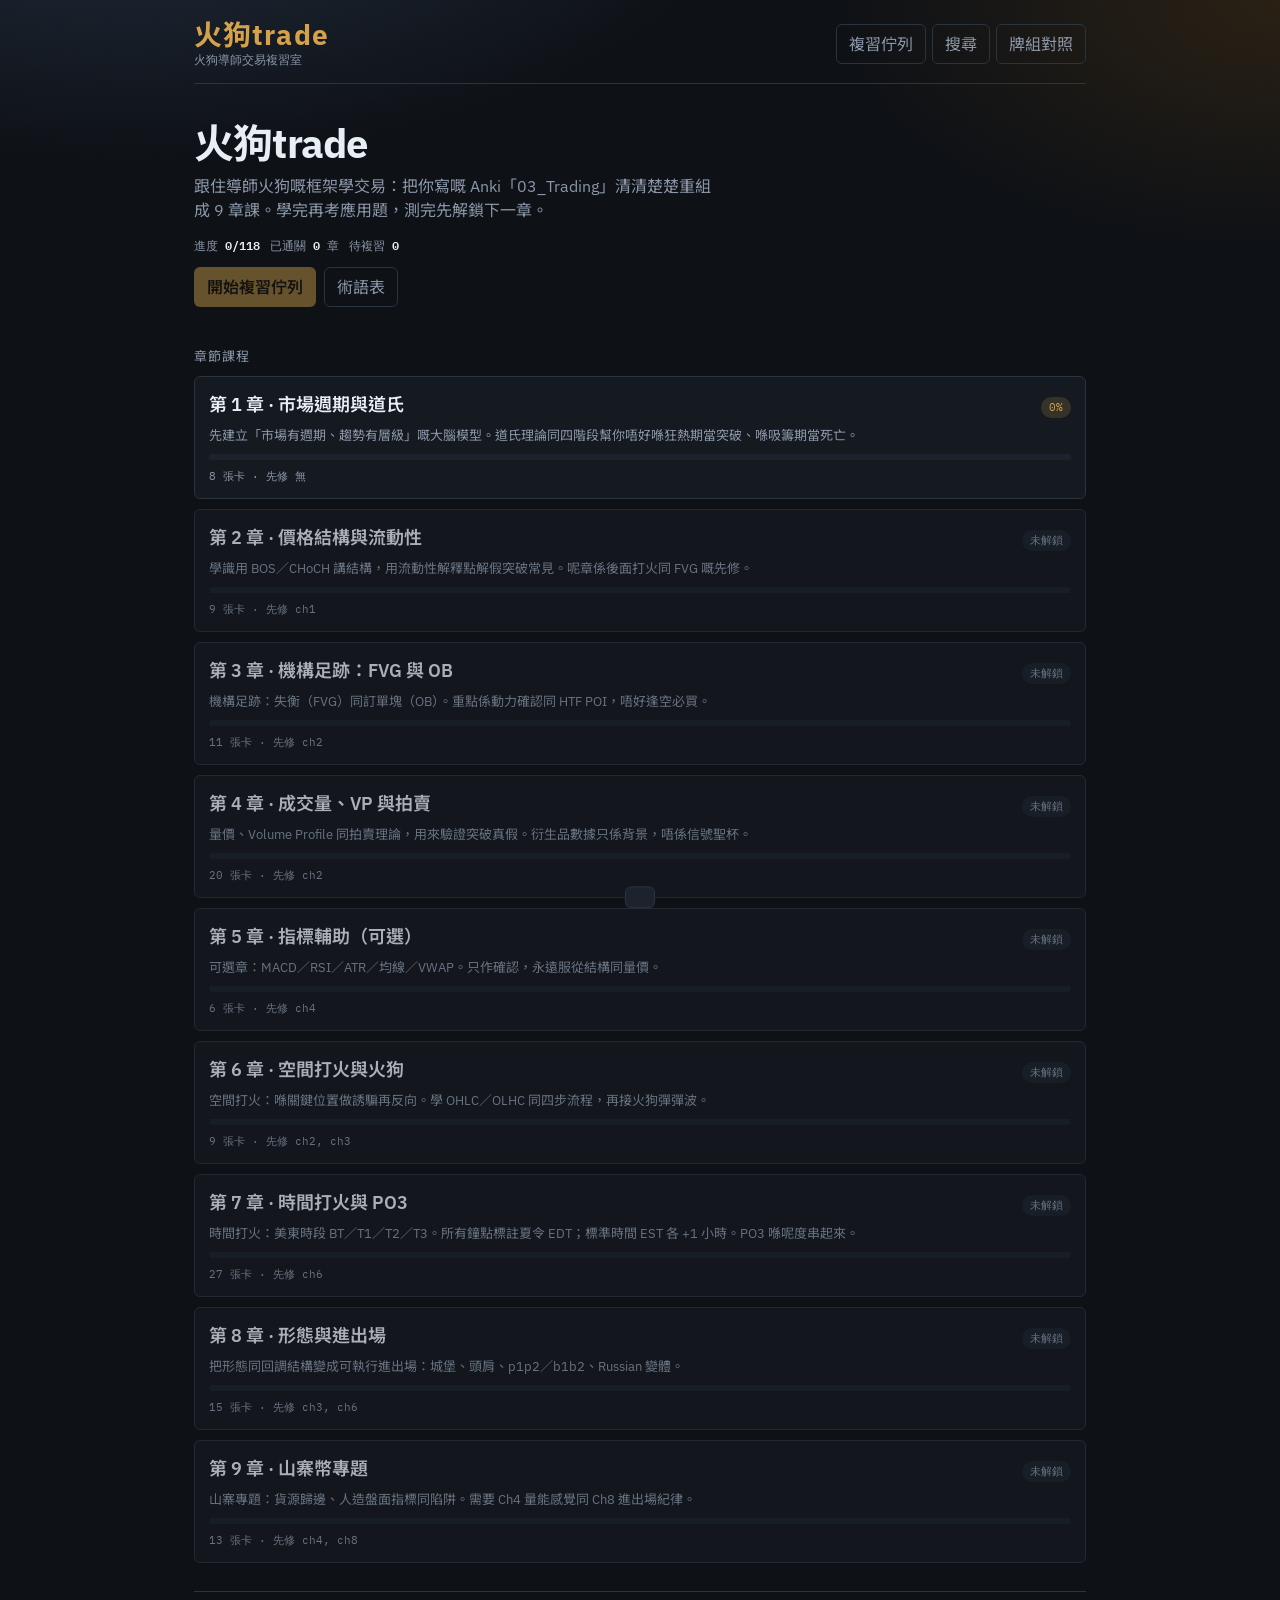
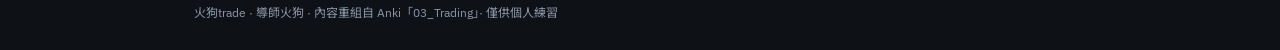
<file: study/index.html>
<!DOCTYPE html>
<html lang="zh-Hant">
<head>
  <meta charset="UTF-8" />
  <meta name="viewport" content="width=device-width, initial-scale=1, viewport-fit=cover" />
  <meta name="theme-color" content="#0E1116" />
  <meta name="description" content="火狗trade — 火狗導師結構化交易複習（由 Anki 03_Trading 重組）" />
  <title>火狗trade</title>
  <link rel="preconnect" href="https://fonts.googleapis.com" />
  <link rel="preconnect" href="https://fonts.gstatic.com" crossorigin />
  <link href="https://fonts.googleapis.com/css2?family=IBM+Plex+Mono:wght@400;500;600&family=IBM+Plex+Sans:wght@400;500;600;700&family=Noto+Sans+TC:wght@400;500;700&display=swap" rel="stylesheet" />
  <link rel="stylesheet" href="app.css" />
</head>
<body>
  <div id="app" class="app">
    <header class="top">
      <button type="button" class="brand" id="btnHome" aria-label="回首頁">
        <span class="brand-mark">火狗trade</span>
        <span class="brand-sub">火狗導師交易複習室</span>
      </button>
      <div class="top-actions">
        <button type="button" class="ghost" id="btnReview">複習佇列</button>
        <button type="button" class="ghost" id="btnSearch">搜尋</button>
        <button type="button" class="ghost" id="btnMap">牌組對照</button>
      </div>
    </header>
    <main id="main" class="main"></main>
    <footer class="foot">
      火狗trade · 導師火狗 · 內容重組自 Anki「03_Trading」· 僅供個人練習
    </footer>
  </div>
  <div id="toast" class="toast" role="status" aria-live="polite"></div>
  <script type="module" src="app.js"></script>
</body>
</html>
</file>
<file: study/app.css>
:root {
  --bg0: #0E1116;
  --bg1: #151A21;
  --bg2: #1C232D;
  --line: #2A3340;
  --text: #E8EEF5;
  --muted: #8B97A8;
  --accent: #D4A24C;
  --accent-dim: color-mix(in srgb, var(--accent) 18%, var(--bg1));
  --up: #3DDC97;
  --down: #F07178;
  --warn: #E0B44E;
  --sans: "IBM Plex Sans", "Noto Sans TC", sans-serif;
  --mono: "IBM Plex Mono", ui-monospace, monospace;
  --radius: 6px;
  --safe-b: env(safe-area-inset-bottom);
}

* { box-sizing: border-box; }
html, body { margin: 0; min-height: 100%; }
body {
  font-family: var(--sans);
  color: var(--text);
  background:
    radial-gradient(1200px 600px at 10% -10%, #243041 0%, transparent 55%),
    radial-gradient(900px 500px at 100% 0%, #2a2114 0%, transparent 50%),
    var(--bg0);
  line-height: 1.5;
}
button, input, select, textarea { font: inherit; color: inherit; }
button {
  cursor: pointer;
  border: 1px solid var(--line);
  background: var(--bg2);
  border-radius: var(--radius);
  min-height: 40px;
  padding: 0 12px;
}
button:disabled { opacity: 0.45; cursor: not-allowed; }
button.primary {
  background: var(--accent);
  color: #1a1408;
  border-color: transparent;
  font-weight: 600;
}
button.ghost { background: transparent; color: var(--muted); }
button.ghost:hover { color: var(--text); border-color: var(--muted); }
button.good { background: color-mix(in srgb, var(--up) 22%, var(--bg2)); border-color: var(--up); }
button.again { background: color-mix(in srgb, var(--down) 18%, var(--bg2)); border-color: var(--down); }

.app { max-width: 920px; margin: 0 auto; padding: 12px 14px calc(28px + var(--safe-b)); }
.top {
  display: flex;
  flex-wrap: wrap;
  align-items: center;
  gap: 10px;
  padding: 8px 0 14px;
  border-bottom: 1px solid var(--line);
  margin-bottom: 18px;
}
.brand {
  display: flex;
  flex-direction: column;
  align-items: flex-start;
  gap: 0;
  border: 0;
  background: none;
  padding: 0;
  min-height: 0;
  text-align: left;
}
.brand-mark {
  font-size: 28px;
  font-weight: 700;
  letter-spacing: 0.04em;
  color: var(--accent);
  line-height: 1.1;
}
.brand-sub {
  font-size: 12px;
  color: var(--muted);
  font-family: var(--mono);
}
.top-actions { display: flex; flex-wrap: wrap; gap: 6px; margin-left: auto; }

.hero {
  padding: 18px 0 8px;
  margin-bottom: 12px;
}
.hero h1 {
  margin: 0 0 8px;
  font-size: clamp(28px, 5vw, 40px);
  line-height: 1.15;
  letter-spacing: -0.02em;
}
.hero p { margin: 0; color: var(--muted); max-width: 52ch; }
.stats {
  display: flex;
  flex-wrap: wrap;
  gap: 10px;
  margin: 14px 0 4px;
  font-family: var(--mono);
  font-size: 12px;
  color: var(--muted);
}
.stats b { color: var(--text); font-weight: 600; }

.section-title {
  margin: 20px 0 10px;
  font-size: 13px;
  letter-spacing: 0.08em;
  text-transform: uppercase;
  color: var(--muted);
}

.chapter-list { display: grid; gap: 10px; }
.chapter-card {
  display: grid;
  gap: 8px;
  padding: 14px;
  background: var(--bg1);
  border: 1px solid var(--line);
  border-radius: var(--radius);
  text-align: left;
  width: 100%;
  min-height: 0;
}
.chapter-card.locked { opacity: 0.72; }
.chapter-card.passed { border-color: color-mix(in srgb, var(--up) 45%, var(--line)); }
.chapter-card .row {
  display: flex;
  justify-content: space-between;
  gap: 10px;
  align-items: baseline;
}
.chapter-card h2 {
  margin: 0;
  font-size: 18px;
  font-weight: 600;
}
.badge {
  font-family: var(--mono);
  font-size: 11px;
  color: var(--accent);
  background: var(--accent-dim);
  border-radius: 999px;
  padding: 2px 8px;
  white-space: nowrap;
}
.badge.ok { color: var(--up); background: color-mix(in srgb, var(--up) 16%, var(--bg1)); }
.badge.lock { color: var(--muted); background: var(--bg2); }
.progress {
  height: 6px;
  background: var(--bg2);
  border-radius: 99px;
  overflow: hidden;
}
.progress > i {
  display: block;
  height: 100%;
  background: var(--accent);
  width: 0;
}
.muted { color: var(--muted); }
.mono { font-family: var(--mono); }

.panel {
  background: var(--bg1);
  border: 1px solid var(--line);
  border-radius: var(--radius);
  padding: 14px;
  margin-bottom: 12px;
}
.panel h3 { margin: 0 0 8px; font-size: 16px; }
.panel ul { margin: 0; padding-left: 1.2em; color: var(--muted); }
.panel li { margin-bottom: 4px; }

.actions { display: flex; flex-wrap: wrap; gap: 8px; margin: 12px 0; }

.flash {
  min-height: 220px;
  display: grid;
  place-items: center;
  padding: 20px;
  background: linear-gradient(160deg, var(--bg2), var(--bg1));
  border: 1px solid var(--line);
  border-radius: var(--radius);
  cursor: pointer;
  text-align: center;
}
.flash .label {
  font-size: 11px;
  letter-spacing: 0.1em;
  text-transform: uppercase;
  color: var(--muted);
  margin-bottom: 10px;
}
.flash .body {
  font-size: 20px;
  white-space: pre-wrap;
  word-break: break-word;
}
.flash.back .body { color: var(--accent); font-size: 17px; text-align: left; width: 100%; }

.choice {
  display: grid;
  gap: 8px;
  margin-top: 12px;
}
.choice button {
  text-align: left;
  padding: 12px;
  white-space: pre-wrap;
}
.choice button.correct { border-color: var(--up); }
.choice button.wrong { border-color: var(--down); }

.search-box {
  width: 100%;
  background: var(--bg2);
  border: 1px solid var(--line);
  border-radius: var(--radius);
  padding: 10px 12px;
  margin-bottom: 12px;
}
.search-hit {
  display: block;
  width: 100%;
  text-align: left;
  padding: 10px 12px;
  margin-bottom: 8px;
  background: var(--bg1);
}
.search-hit small { color: var(--muted); display: block; margin-top: 4px; }

.glossary {
  display: grid;
  gap: 8px;
}
.glossary dt {
  font-weight: 600;
  color: var(--accent);
  font-family: var(--mono);
  font-size: 13px;
}
.glossary dd { margin: 0 0 8px; color: var(--muted); font-size: 14px; }

.foot {
  margin-top: 28px;
  padding-top: 12px;
  border-top: 1px solid var(--line);
  color: var(--muted);
  font-size: 12px;
}

.toast {
  position: fixed;
  left: 50%;
  bottom: calc(18px + var(--safe-b));
  transform: translateX(-50%) translateY(120%);
  background: var(--bg2);
  border: 1px solid var(--line);
  padding: 10px 14px;
  border-radius: var(--radius);
  z-index: 50;
  transition: transform 0.2s ease;
  max-width: min(90vw, 420px);
}
.toast.show { transform: translateX(-50%) translateY(0); }

.quiz-graph {
  margin: 12px 0;
  padding: 10px;
  background: var(--bg2);
  border: 1px solid var(--line);
  border-radius: var(--radius);
}
.quiz-graph-svg {
  width: 100%;
  overflow-x: auto;
}
.quiz-graph-svg svg {
  display: block;
  width: 100%;
  max-width: 480px;
  height: auto;
  margin: 0 auto;
}
.quiz-graph figcaption {
  margin-top: 8px;
  font-size: 12px;
}
.hidden { display: none !important; }
@media (max-width: 640px) {
  .brand-mark { font-size: 22px; }
  .flash .body { font-size: 17px; }
  .top-actions { width: 100%; margin-left: 0; }
  .top-actions button { flex: 1; }
  .quiz-graph-svg svg { min-width: 280px; }
}
</file>
